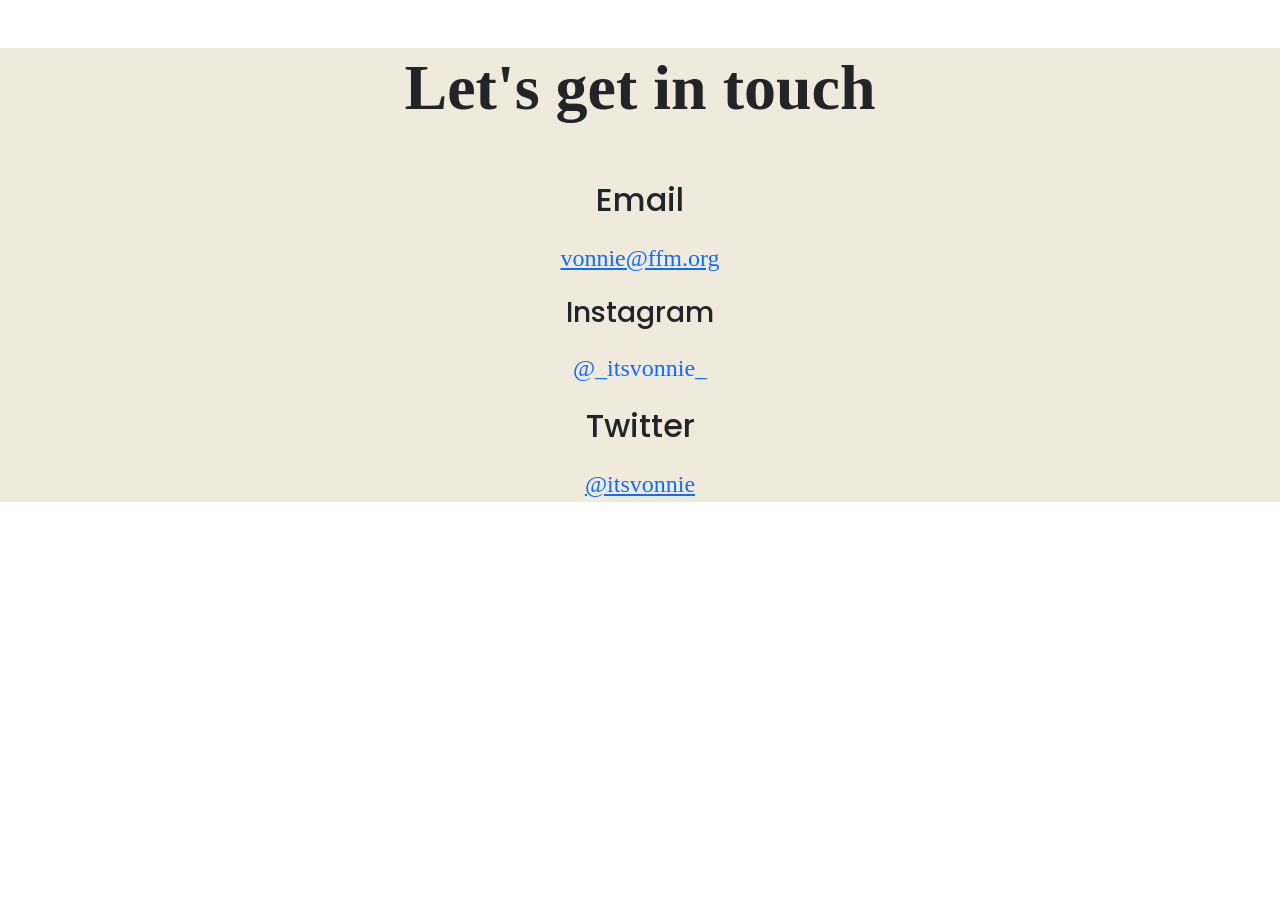
<file: contact.html>
<!doctype html>
<html lang="en">
  <head>
    <meta charset="UTF-8" />
    <meta name="viewport" content="width=device-width, initial-scale=1.0" />
    <meta name="My Work" content="Webpage with information about my projects" />
    <link rel="preconnect" href="https://fonts.googleapis.com" />
    <link rel="preconnect" href="https://fonts.gstatic.com" crossorigin />
    <link
      href="https://fonts.googleapis.com/css2?family=Poppins:ital,wght@0,100;0,200;0,300;0,400;0,500;0,600;0,700;0,800;0,900;1,100;1,200;1,300;1,400;1,500;1,600;1,700;1,800;1,900&family=Ubuntu:ital,wght@0,300;0,400;0,500;0,700;1,300;1,400;1,500;1,700&display=swap"
      rel="stylesheet"
    />
    <link
      href="https://cdn.jsdelivr.net/npm/bootstrap@5.3.8/dist/css/bootstrap.min.css"
      rel="stylesheet"
      integrity="sha384-sRIl4kxILFvY47J16cr9ZwB07vP4J8+LH7qKQnuqkuIAvNWLzeN8tE5YBujZqJLB"
      crossorigin="anonymous"
    />
    <link rel="stylesheet" href="src/style.css" />

    <title>My Work Page</title>
  </head>
  <body>
    <div class="content-container">
      <h1 class="text-center m-5">Let's get in touch</h1>

      <p class="fs-2">Email</p>
      <a href="mailto:vonnie@ffm.org" class="fs-4">vonnie@ffm.org</a>

      <p class="fs-3 mt-3">Instagram</p>
      <a
        href="https://www.instagram.com/_itsvonnie_"
        target="_blank"
        class="fs-4 link-underline link-underline-opacity-0"
        >@_itsvonnie_</a
      >
      <p class="fs-2 mt-3">Twitter</p>
      <a href="https://www.twitter.com/_itsvonnie_" target="_blank" class="fs-4"
        >@itsvonnie</a
      >
      <script
        src="https://cdn.jsdelivr.net/npm/bootstrap@5.3.8/dist/js/bootstrap.bundle.min.js"
        integrity="sha384-FKyoEForCGlyvwx9Hj09JcYn3nv7wiPVlz7YYwJrWVcXK/BmnVDxM+D2scQbITxI"
        crossorigin="anonymous"
      ></script>
    </div>
  </body>
</html>
</file>
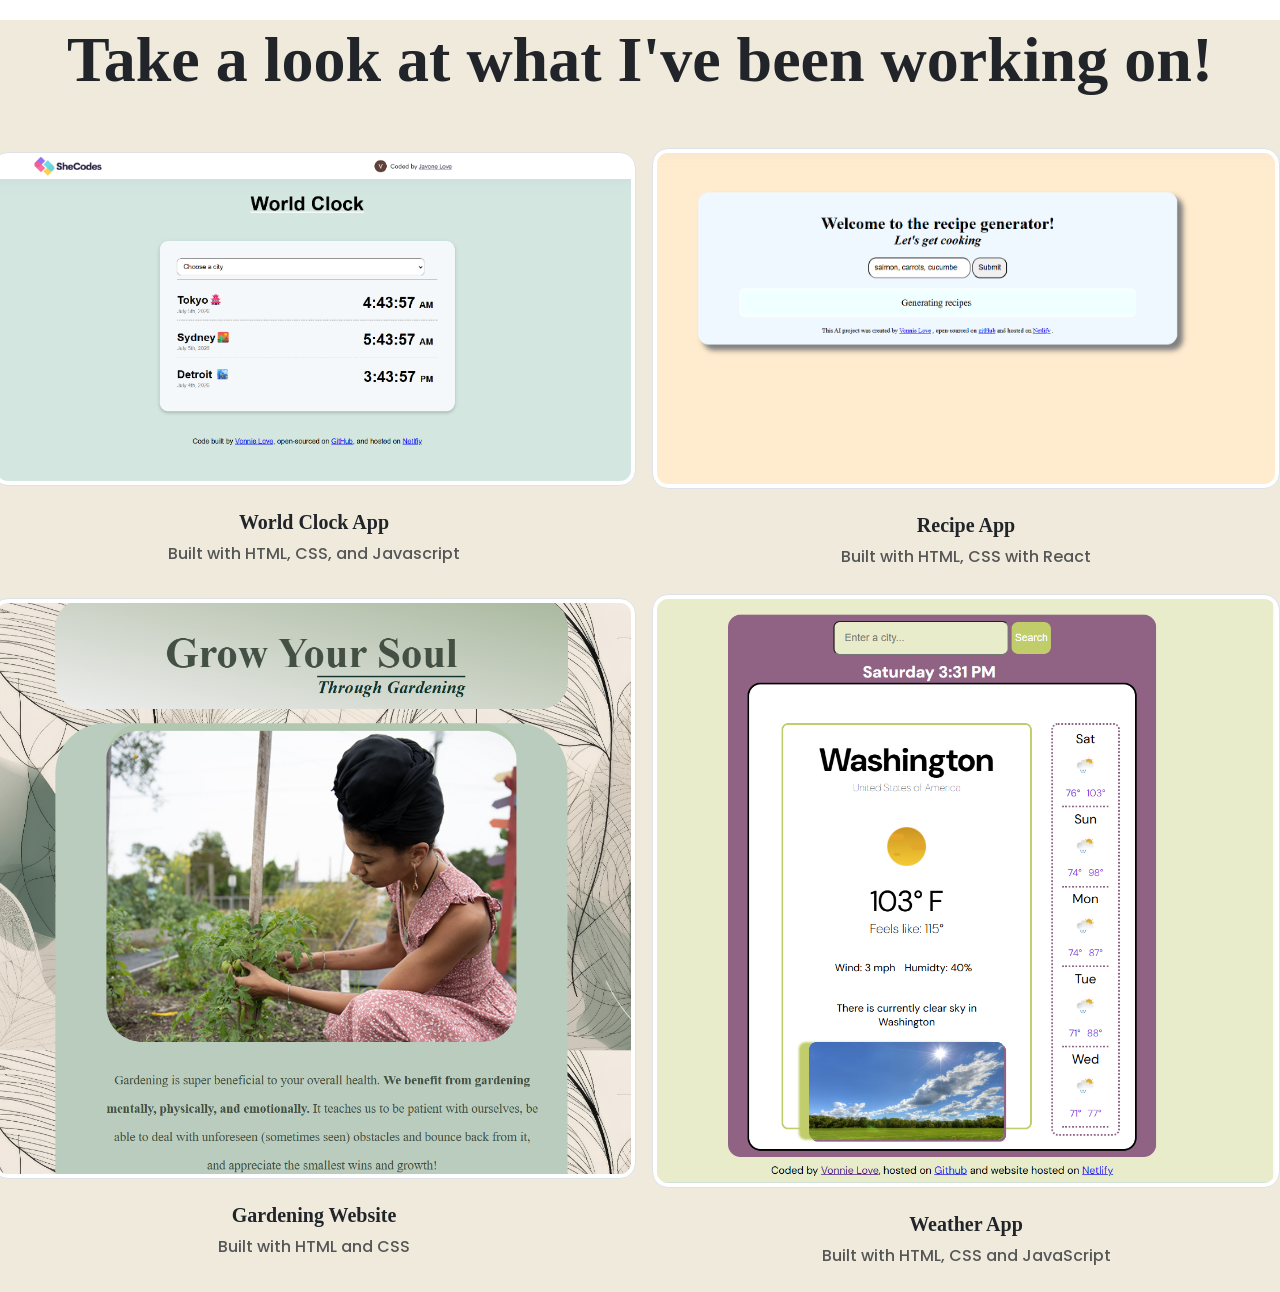
<file: work.html>
<!doctype html>
<html lang="en">
  <head>
    <meta charset="UTF-8" />
    <meta name="viewport" content="width=device-width, initial-scale=1.0" />
    <meta name="My Work" content="Webpage with information about my projects" />
    <link rel="preconnect" href="https://fonts.googleapis.com" />
    <link rel="preconnect" href="https://fonts.gstatic.com" crossorigin />
    <link
      href="https://fonts.googleapis.com/css2?family=Poppins:ital,wght@0,100;0,200;0,300;0,400;0,500;0,600;0,700;0,800;0,900;1,100;1,200;1,300;1,400;1,500;1,600;1,700;1,800;1,900&family=Ubuntu:ital,wght@0,300;0,400;0,500;0,700;1,300;1,400;1,500;1,700&display=swap"
      rel="stylesheet"
    />
    <link
      href="https://cdn.jsdelivr.net/npm/bootstrap@5.3.8/dist/css/bootstrap.min.css"
      rel="stylesheet"
      integrity="sha384-sRIl4kxILFvY47J16cr9ZwB07vP4J8+LH7qKQnuqkuIAvNWLzeN8tE5YBujZqJLB"
      crossorigin="anonymous"
    />
    <link rel="stylesheet" href="src/style.css" />

    <title>My Work Page</title>
  </head>
  <body>
    <div class="content-container">
      <div class="content row">
        <h1 class="text-center mb-5">
          Take a look at what I've been working on!
        </h1>

        <div class="col-md-6 p-1">
          <img
            src="images/worldClock.png"
            class="img-fluid img-thumbnail rounded-4 mb-4"
            alt="Picture of world clock"
          />
          <h3 class="text-center">World Clock App</h3>
          <p class="text-center text-muted mb-4">
            Built with HTML, CSS, and Javascript
          </p>
        </div>
        <div class="col-md-6">
          <img
            src="images/recipe.png"
            class="img-fluid img-thumbnail rounded-4 mb-4"
            alt="Picture of recipe generator"
          />
          <h3 class="text-center">Recipe App</h3>
          <p class="text-center text-muted mb-4">
            Built with HTML, CSS with React
          </p>
        </div>

        <div class="col-md-6 p-1">
          <img
            src="images/website.png"
            class="img-fluid img-thumbnail rounded-4 mb-4"
            alt="Picture of website"
          />
          <h3 class="text-center">Gardening Website</h3>
          <p class="text-center text-muted mb-4">Built with HTML and CSS</p>
        </div>
        <div class="col-md-6">
          <img
            src="images/weatherApp.png"
            class="img-fluid img-thumbnail rounded-4 mb-4"
            alt="Picture of weather app"
          />
          <h3 class="text-center">Weather App</h3>
          <p class="text-center text-muted mb-4">
            Built with HTML, CSS and JavaScript
          </p>
        </div>
        <script
          src="https://cdn.jsdelivr.net/npm/bootstrap@5.3.8/dist/js/bootstrap.bundle.min.js"
          integrity="sha384-FKyoEForCGlyvwx9Hj09JcYn3nv7wiPVlz7YYwJrWVcXK/BmnVDxM+D2scQbITxI"
          crossorigin="anonymous"
        ></script>
      </div>
    </div>
  </body>
</html>
</file>
<file: src/style.css>
:root {
  --main-font-family: Ubunto, "Playfair Display", serif, "Poppins", sans-serif;
  --main-color: #6b63ff;
  --second-color: #f0eadd;
}
nav img {
  max-width: 150px;
}
nav a {
  text-decoration: none;
}

nav ul {
  display: flex inline;
  list-style: none;
  justify-content: right;
  position: sticky;
}
nav li {
  padding: 10px;
  display: flex;
}

.content-container {
  text-align: center;
  font-family: var(--main-font-family);
  background-color: var(--second-color);
}
.about.content-container {
  margin: 90px auto;
}
h1 {
  font-size: 64px;
  line-height: 80px;
  font-weight: 700;
}
h3 {
  font-weight: 700;
  font-size: 20px;
}
p {
  font-family: "Poppins", sans-serif;
  font-weight: 500;
}

.main-color {
  background-color: var(--main-color);
}
.projects {
  font-size: 18px;
  text-align: left;
  font-weight: 600;
  color: var(--second-color);
}

.about img {
  width: 90%;
}

.content {
  text-align: left;
  margin-top: 20px;
}

.ubuntu-bold {
  font-family: "Ubuntu", sans-serif;
  font-weight: 700;
  font-style: normal;
}

@media (max-width: 600px) {
  .about.content-container {
    margin-top: 0;
  }
}
</file>
